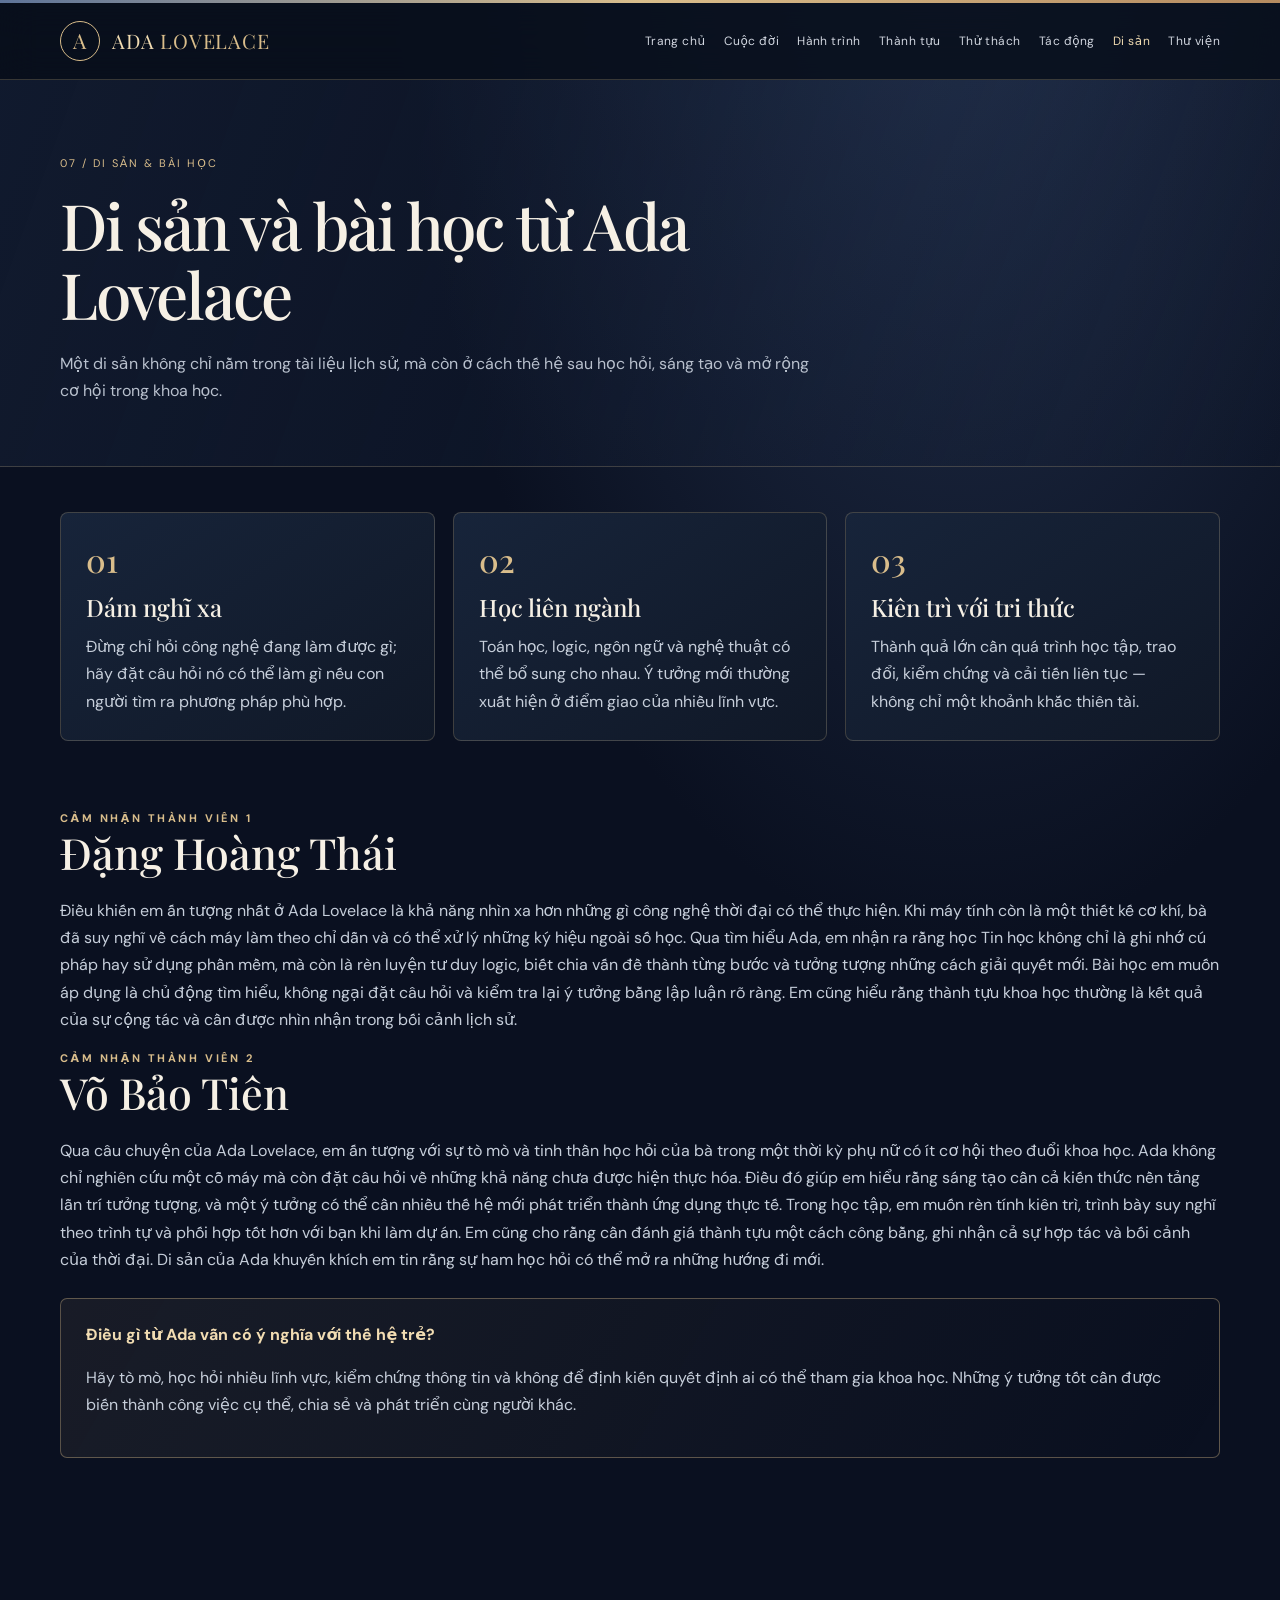
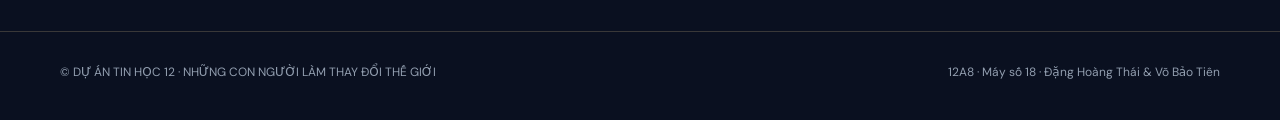
<file: disan_baihoc.html>
<!doctype html><html lang="vi"><head><meta charset="utf-8"><meta name="viewport" content="width=device-width, initial-scale=1"><meta name="theme-color" content="#0a1020"><meta name="description" content="Website dự án Tin học 12 về Ada Lovelace — người tiên phong của ngành lập trình."><title>Di sản và bài học | Ada Lovelace</title><link rel="stylesheet" href="style.css"><script defer src="script.js"></script></head><body><div class="progress"></div><div class="topline"></div><header><div class="wrap nav"><a class="brand" href="index.html"><span class="brandmark">A</span><span>ADA <span style="color:var(--gold)">LOVELACE</span></span></a><button class="menu-btn" aria-label="Mở menu" aria-expanded="false">☰</button><nav class="navlinks" aria-label="Điều hướng chính"><a href="index.html">Trang chủ</a><a href="cuocdoi.html">Cuộc đời</a><a href="hanhtrinh.html">Hành trình</a><a href="thanhtuu.html">Thành tựu</a><a href="thuthach.html">Thử thách</a><a href="tacdong.html">Tác động</a><a href="disan_baihoc.html" class="active">Di sản</a><a href="thuvien_nguon.html">Thư viện</a></nav></div></header><section class="pagehead"><div class="wrap"><div class="crumb">07 / DI SẢN & BÀI HỌC</div><h1>Di sản và bài học từ Ada Lovelace</h1><p>Một di sản không chỉ nằm trong tài liệu lịch sử, mà còn ở cách thế hệ sau học hỏi, sáng tạo và mở rộng cơ hội trong khoa học.</p></div></section><main class="wrap content"><div class="grid"><article class="card reveal"><div class="num">01</div><h3>Dám nghĩ xa</h3><p>Đừng chỉ hỏi công nghệ đang làm được gì; hãy đặt câu hỏi nó có thể làm gì nếu con người tìm ra phương pháp phù hợp.</p></article><article class="card reveal"><div class="num">02</div><h3>Học liên ngành</h3><p>Toán học, logic, ngôn ngữ và nghệ thuật có thể bổ sung cho nhau. Ý tưởng mới thường xuất hiện ở điểm giao của nhiều lĩnh vực.</p></article><article class="card reveal"><div class="num">03</div><h3>Kiên trì với tri thức</h3><p>Thành quả lớn cần quá trình học tập, trao đổi, kiểm chứng và cải tiến liên tục — không chỉ một khoảnh khắc thiên tài.</p></article></div><section class="section"><div class="eyebrow">Cảm nhận thành viên 1</div><h2>Đặng Hoàng Thái</h2><p>Điều khiến em ấn tượng nhất ở Ada Lovelace là khả năng nhìn xa hơn những gì công nghệ thời đại có thể thực hiện. Khi máy tính còn là một thiết kế cơ khí, bà đã suy nghĩ về cách máy làm theo chỉ dẫn và có thể xử lý những ký hiệu ngoài số học. Qua tìm hiểu Ada, em nhận ra rằng học Tin học không chỉ là ghi nhớ cú pháp hay sử dụng phần mềm, mà còn là rèn luyện tư duy logic, biết chia vấn đề thành từng bước và tưởng tượng những cách giải quyết mới. Bài học em muốn áp dụng là chủ động tìm hiểu, không ngại đặt câu hỏi và kiểm tra lại ý tưởng bằng lập luận rõ ràng. Em cũng hiểu rằng thành tựu khoa học thường là kết quả của sự cộng tác và cần được nhìn nhận trong bối cảnh lịch sử.</p><div class="divider"></div><div class="eyebrow">Cảm nhận thành viên 2</div><h2>Võ Bảo Tiên</h2><p>Qua câu chuyện của Ada Lovelace, em ấn tượng với sự tò mò và tinh thần học hỏi của bà trong một thời kỳ phụ nữ có ít cơ hội theo đuổi khoa học. Ada không chỉ nghiên cứu một cỗ máy mà còn đặt câu hỏi về những khả năng chưa được hiện thực hóa. Điều đó giúp em hiểu rằng sáng tạo cần cả kiến thức nền tảng lẫn trí tưởng tượng, và một ý tưởng có thể cần nhiều thế hệ mới phát triển thành ứng dụng thực tế. Trong học tập, em muốn rèn tính kiên trì, trình bày suy nghĩ theo trình tự và phối hợp tốt hơn với bạn khi làm dự án. Em cũng cho rằng cần đánh giá thành tựu một cách công bằng, ghi nhận cả sự hợp tác và bối cảnh của thời đại. Di sản của Ada khuyến khích em tin rằng sự ham học hỏi có thể mở ra những hướng đi mới.</p><div class="note"><strong>Điều gì từ Ada vẫn có ý nghĩa với thế hệ trẻ?</strong><p>Hãy tò mò, học hỏi nhiều lĩnh vực, kiểm chứng thông tin và không để định kiến quyết định ai có thể tham gia khoa học. Những ý tưởng tốt cần được biến thành công việc cụ thể, chia sẻ và phát triển cùng người khác.</p></div></section></main><footer class="footer"><div class="wrap footerrow"><span>© DỰ ÁN TIN HỌC 12 · NHỮNG CON NGƯỜI LÀM THAY ĐỔI THẾ GIỚI</span><span>12A8 · Máy số 18 · Đặng Hoàng Thái &amp; Võ Bảo Tiên</span></div></footer></body></html>
</file>
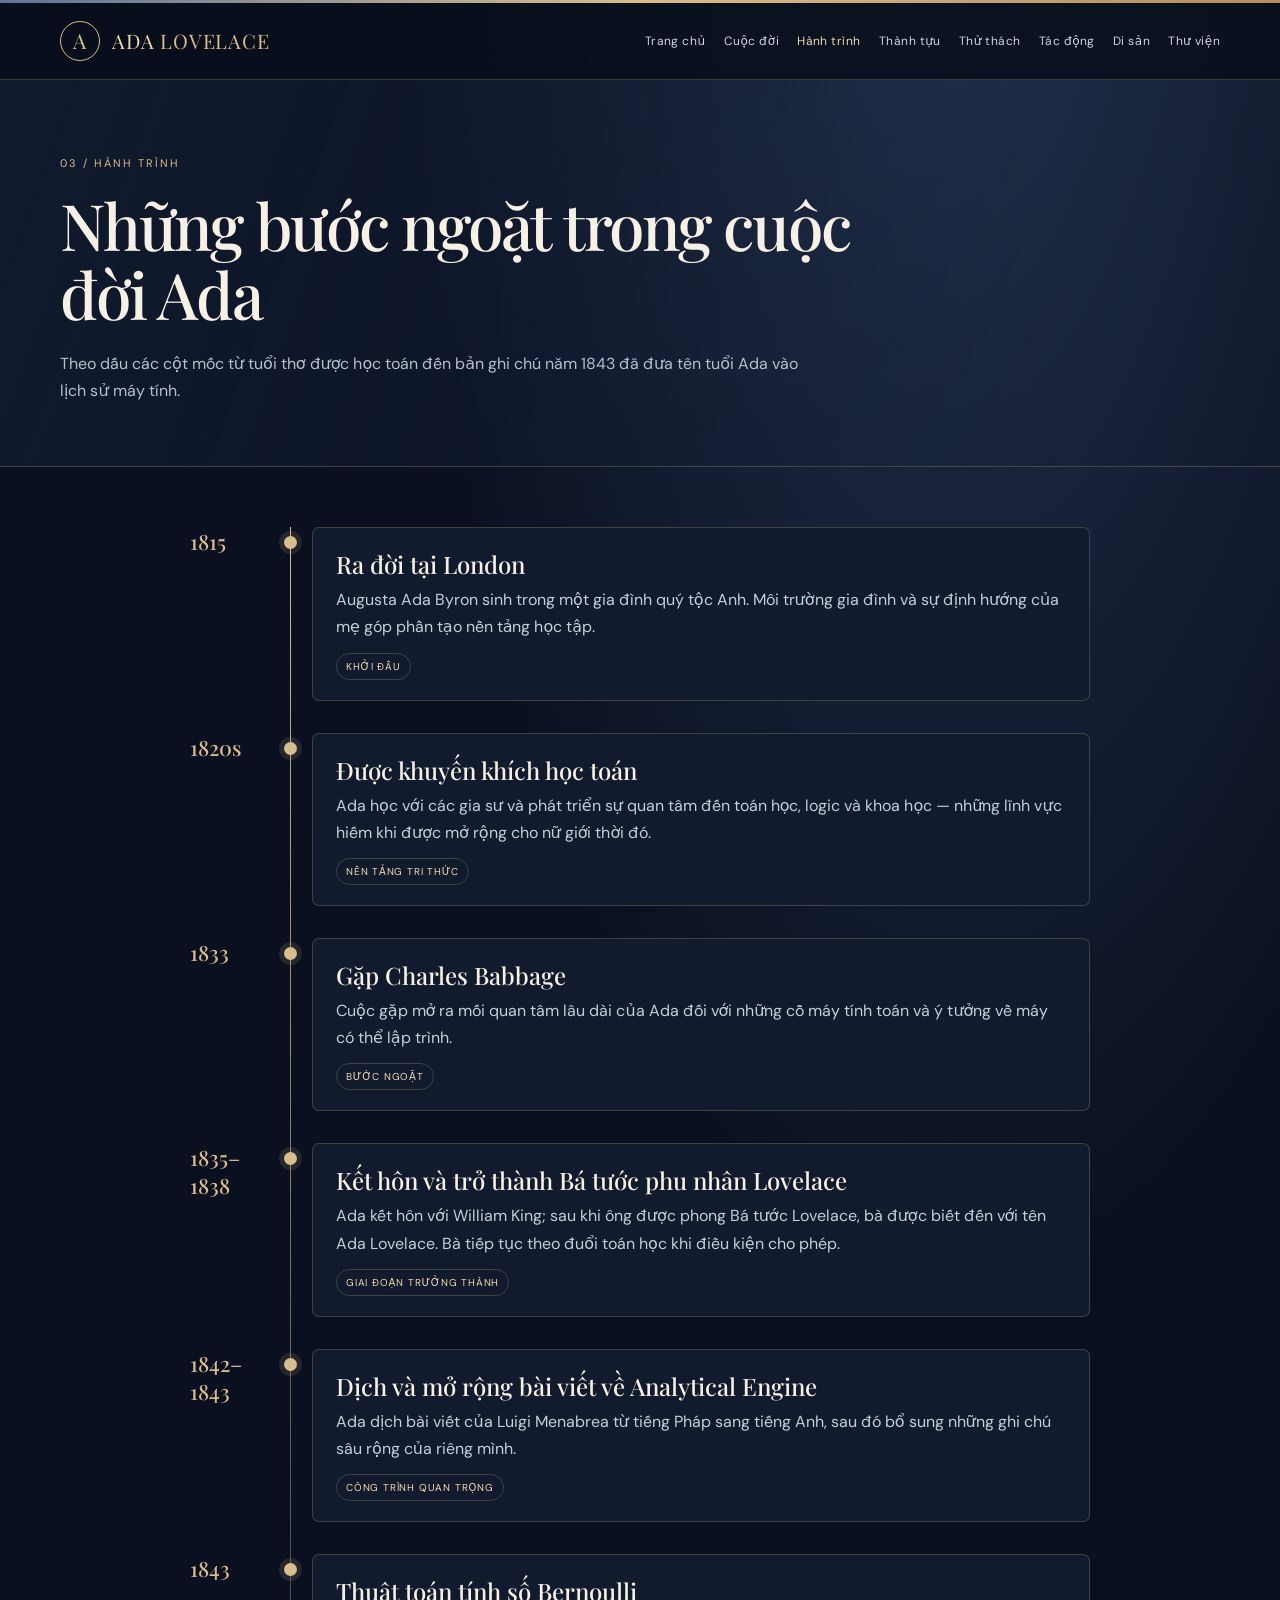
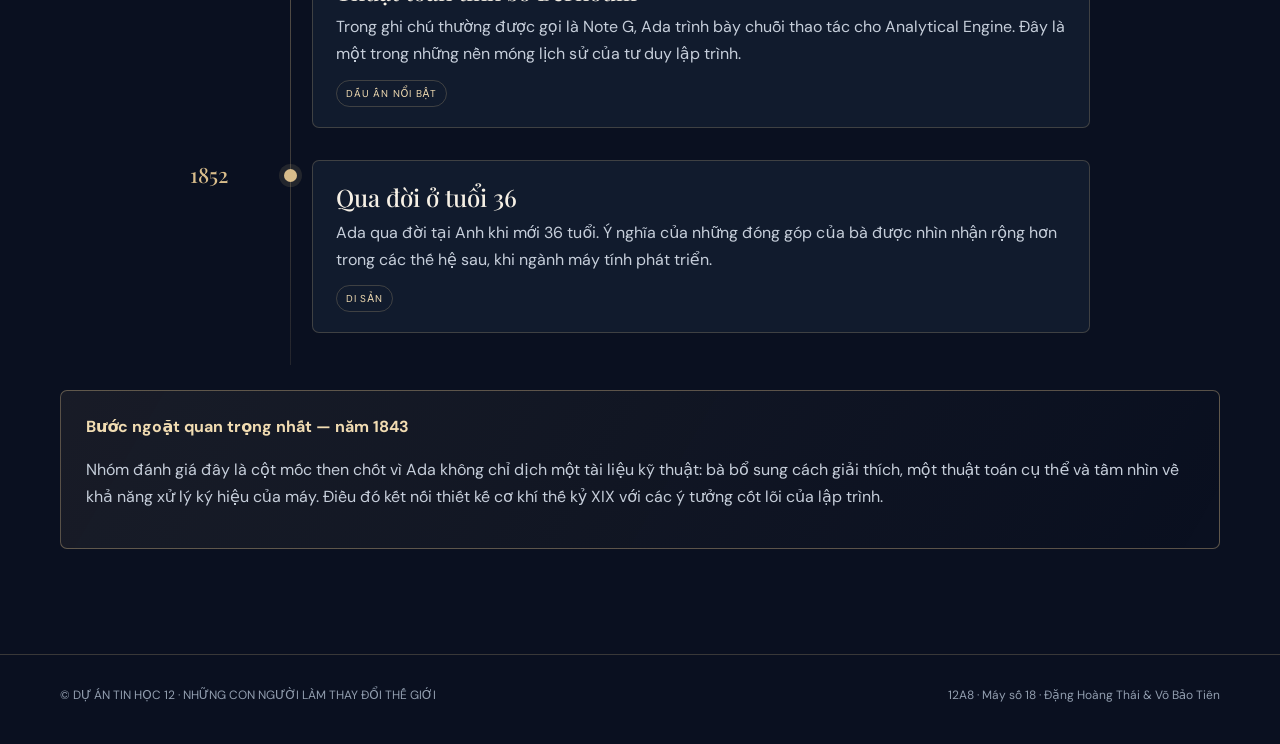
<file: hanhtrinh.html>
<!doctype html><html lang="vi"><head><meta charset="utf-8"><meta name="viewport" content="width=device-width, initial-scale=1"><meta name="theme-color" content="#0a1020"><meta name="description" content="Website dự án Tin học 12 về Ada Lovelace — người tiên phong của ngành lập trình."><title>Hành trình | Ada Lovelace</title><link rel="stylesheet" href="style.css"><script defer src="script.js"></script></head><body><div class="progress"></div><div class="topline"></div><header><div class="wrap nav"><a class="brand" href="index.html"><span class="brandmark">A</span><span>ADA <span style="color:var(--gold)">LOVELACE</span></span></a><button class="menu-btn" aria-label="Mở menu" aria-expanded="false">☰</button><nav class="navlinks" aria-label="Điều hướng chính"><a href="index.html">Trang chủ</a><a href="cuocdoi.html">Cuộc đời</a><a href="hanhtrinh.html" class="active">Hành trình</a><a href="thanhtuu.html">Thành tựu</a><a href="thuthach.html">Thử thách</a><a href="tacdong.html">Tác động</a><a href="disan_baihoc.html">Di sản</a><a href="thuvien_nguon.html">Thư viện</a></nav></div></header><section class="pagehead"><div class="wrap"><div class="crumb">03 / HÀNH TRÌNH</div><h1>Những bước ngoặt trong cuộc đời Ada</h1><p>Theo dấu các cột mốc từ tuổi thơ được học toán đến bản ghi chú năm 1843 đã đưa tên tuổi Ada vào lịch sử máy tính.</p></div></section><main class="wrap content"><div class="timeline"><article class="event reveal"><div class="year">1815</div><div class="eventbox"><h3>Ra đời tại London</h3><p>Augusta Ada Byron sinh trong một gia đình quý tộc Anh. Môi trường gia đình và sự định hướng của mẹ góp phần tạo nền tảng học tập.</p><span class="tag">Khởi đầu</span></div></article><article class="event reveal"><div class="year">1820s</div><div class="eventbox"><h3>Được khuyến khích học toán</h3><p>Ada học với các gia sư và phát triển sự quan tâm đến toán học, logic và khoa học — những lĩnh vực hiếm khi được mở rộng cho nữ giới thời đó.</p><span class="tag">Nền tảng tri thức</span></div></article><article class="event reveal"><div class="year">1833</div><div class="eventbox"><h3>Gặp Charles Babbage</h3><p>Cuộc gặp mở ra mối quan tâm lâu dài của Ada đối với những cỗ máy tính toán và ý tưởng về máy có thể lập trình.</p><span class="tag">Bước ngoặt</span></div></article><article class="event reveal"><div class="year">1835–1838</div><div class="eventbox"><h3>Kết hôn và trở thành Bá tước phu nhân Lovelace</h3><p>Ada kết hôn với William King; sau khi ông được phong Bá tước Lovelace, bà được biết đến với tên Ada Lovelace. Bà tiếp tục theo đuổi toán học khi điều kiện cho phép.</p><span class="tag">Giai đoạn trưởng thành</span></div></article><article class="event reveal"><div class="year">1842–1843</div><div class="eventbox"><h3>Dịch và mở rộng bài viết về Analytical Engine</h3><p>Ada dịch bài viết của Luigi Menabrea từ tiếng Pháp sang tiếng Anh, sau đó bổ sung những ghi chú sâu rộng của riêng mình.</p><span class="tag">Công trình quan trọng</span></div></article><article class="event reveal"><div class="year">1843</div><div class="eventbox"><h3>Thuật toán tính số Bernoulli</h3><p>Trong ghi chú thường được gọi là Note G, Ada trình bày chuỗi thao tác cho Analytical Engine. Đây là một trong những nền móng lịch sử của tư duy lập trình.</p><span class="tag">Dấu ấn nổi bật</span></div></article><article class="event reveal"><div class="year">1852</div><div class="eventbox"><h3>Qua đời ở tuổi 36</h3><p>Ada qua đời tại Anh khi mới 36 tuổi. Ý nghĩa của những đóng góp của bà được nhìn nhận rộng hơn trong các thế hệ sau, khi ngành máy tính phát triển.</p><span class="tag">Di sản</span></div></article></div><div class="note"><strong>Bước ngoặt quan trọng nhất — năm 1843</strong><p>Nhóm đánh giá đây là cột mốc then chốt vì Ada không chỉ dịch một tài liệu kỹ thuật: bà bổ sung cách giải thích, một thuật toán cụ thể và tầm nhìn về khả năng xử lý ký hiệu của máy. Điều đó kết nối thiết kế cơ khí thế kỷ XIX với các ý tưởng cốt lõi của lập trình.</p></div></main><footer class="footer"><div class="wrap footerrow"><span>© DỰ ÁN TIN HỌC 12 · NHỮNG CON NGƯỜI LÀM THAY ĐỔI THẾ GIỚI</span><span>12A8 · Máy số 18 · Đặng Hoàng Thái &amp; Võ Bảo Tiên</span></div></footer></body></html>
</file>
<file: style.css>
@import url('https://fonts.googleapis.com/css2?family=DM+Sans:wght@400;500;600;700&family=Playfair+Display:wght@500;600;700&display=swap');
:root{--ink:#f6f0e5;--muted:#b8c0cd;--bg:#0a1020;--panel:#111b2d;--gold:#d9bd8b;--gold2:#f1dcb2;--line:rgba(217,189,139,.23);--blue:#9dbde8;--max:1160px}*{box-sizing:border-box}html{scroll-behavior:smooth;scroll-padding-top:90px}body{margin:0;background:radial-gradient(ellipse at 75% -10%,#253451 0,transparent 42%),var(--bg);color:var(--ink);font-family:'DM Sans',system-ui,sans-serif;line-height:1.7}body:before{content:"";position:fixed;inset:0;pointer-events:none;opacity:.12;background-image:radial-gradient(#e7d2aa .7px,transparent .7px);background-size:28px 28px;z-index:-1}a{color:var(--gold2);text-decoration:none}a:hover{color:white}.wrap{width:min(var(--max),calc(100% - 42px));margin:auto}.topline{height:3px;background:linear-gradient(90deg,#5e7499,var(--gold),#b58b60)}header{position:sticky;top:0;z-index:20;background:rgba(9,15,28,.88);backdrop-filter:blur(18px);border-bottom:1px solid var(--line)}.nav{min-height:76px;display:flex;align-items:center;justify-content:space-between;gap:22px}.brand{display:flex;align-items:center;gap:12px;font-family:'Playfair Display',serif;letter-spacing:.04em;font-size:20px;white-space:nowrap}.brandmark{display:grid;place-items:center;width:40px;height:40px;border:1px solid var(--gold);border-radius:50%;color:var(--gold);font-size:21px}.navlinks{display:flex;align-items:center;gap:18px;flex-wrap:wrap;justify-content:flex-end}.navlinks a{font-size:12px;color:#d1d6df;letter-spacing:.04em;transition:.25s}.navlinks a:hover,.navlinks a.active{color:var(--gold2)}.menu-btn{display:none;background:none;border:1px solid var(--line);color:var(--ink);border-radius:10px;padding:9px 12px;font-size:20px}.hero{padding:82px 0 70px;min-height:620px;display:grid;grid-template-columns:1.05fr .95fr;gap:52px;align-items:center}.eyebrow{font-size:11px;letter-spacing:.23em;text-transform:uppercase;color:var(--gold);font-weight:700}.hero h1,.pagehead h1{font-family:'Playfair Display',Georgia,serif;font-weight:500;letter-spacing:-.035em;line-height:1.08;margin:17px 0 22px}.hero h1{font-size:clamp(48px,6vw,82px)}.hero h1 em{font-style:normal;color:var(--gold2)}.lead{font-size:17px;color:#c7ced9;max-width:630px}.actions{display:flex;gap:12px;flex-wrap:wrap;margin-top:28px}.btn{display:inline-flex;align-items:center;justify-content:center;padding:12px 18px;border-radius:5px;border:1px solid var(--gold);font-weight:700;font-size:12px;letter-spacing:.07em;transition:transform .25s,background .25s}.btn.primary{background:var(--gold);color:#101726}.btn:hover{transform:translateY(-3px);background:var(--gold2);color:#101726}.heroart{position:relative;max-width:470px;justify-self:center;width:100%;animation:floatin .9s ease both}.heroart img{width:100%;display:block;border-radius:48% 48% 7px 7px;border:1px solid var(--line);box-shadow:0 25px 90px #0008}.heroart:after{content:"1815 — 1852";position:absolute;right:-22px;bottom:25px;background:#d9bd8b;color:#111827;padding:11px 18px;font-family:'Playfair Display',serif;letter-spacing:.12em;font-size:13px;box-shadow:0 10px 30px #0005}.orbit{position:absolute;inset:-25px;border:1px solid #d9bd8b38;border-radius:50%;transform:rotate(-22deg);pointer-events:none}.section{padding:68px 0}.section.alt{background:linear-gradient(90deg,#121d2d88,#111b2d55);border-block:1px solid var(--line)}.sectionhead{display:flex;align-items:end;justify-content:space-between;gap:25px;margin-bottom:30px}.sectionhead h2,.content h2{font:500 clamp(30px,4vw,43px)/1.15 'Playfair Display',serif;margin:8px 0 0}.sectionhead p{color:var(--muted);max-width:460px;margin:0}.grid{display:grid;grid-template-columns:repeat(3,1fr);gap:18px}.card{background:linear-gradient(145deg,#17243a,#101827);border:1px solid var(--line);padding:25px;border-radius:8px;transition:transform .3s,border-color .3s,box-shadow .3s;position:relative;overflow:hidden}.card:hover{transform:translateY(-6px);border-color:#d9bd8b88;box-shadow:0 18px 45px #0003}.num{font:500 32px 'Playfair Display',serif;color:var(--gold)}.card h3{font:500 23px 'Playfair Display',serif;margin:10px 0}.card p{color:#bfc8d5;margin:0}.quote{font:italic 25px/1.5 'Playfair Display',serif;color:var(--gold2);border-left:2px solid var(--gold);padding:8px 0 8px 25px;margin:25px 0}.pagehead{padding:74px 0 46px;border-bottom:1px solid var(--line);background:linear-gradient(110deg,#17233a88,transparent)}.pagehead h1{font-size:clamp(38px,5.2vw,64px);max-width:850px}.pagehead p{max-width:760px;color:var(--muted);font-size:16px}.crumb{font-size:11px;text-transform:uppercase;letter-spacing:.18em;color:var(--gold)}.content{padding:45px 0 80px}.content h2{margin:0 0 20px}.content h3{font:500 24px 'Playfair Display',serif}.content p{color:#c6ceda}.split{display:grid;grid-template-columns:1fr 1fr;gap:30px;align-items:center;margin:30px 0 52px}.visual{width:100%;display:block;border:1px solid var(--line);border-radius:7px;box-shadow:0 16px 40px #0003}.caption{font-size:12px;color:#aeb8c8;margin-top:8px}.facts{display:grid;grid-template-columns:repeat(2,1fr);gap:12px;margin-top:24px}.fact{padding:15px;border:1px solid var(--line);border-radius:5px;background:#ffffff04}.fact small{display:block;color:var(--gold);text-transform:uppercase;letter-spacing:.1em;font-size:10px}.fact strong{display:block;margin-top:3px}.timeline{position:relative;max-width:900px;margin:15px auto}.timeline:before{content:"";position:absolute;left:100px;top:0;bottom:0;width:1px;background:linear-gradient(var(--gold),#d9bd8b20)}.event{display:grid;grid-template-columns:80px 1fr;gap:42px;position:relative;padding:0 0 32px}.event:before{content:"";position:absolute;left:94px;top:9px;width:13px;height:13px;background:var(--gold);border-radius:50%;box-shadow:0 0 0 5px #d9bd8b20}.year{font:500 21px 'Playfair Display',serif;color:var(--gold)}.eventbox{border:1px solid var(--line);background:#111b2d;padding:20px 23px;border-radius:7px}.eventbox h3{margin:0 0 6px}.eventbox p{margin:0}.tag{display:inline-block;color:var(--gold2);border:1px solid var(--line);padding:4px 9px;border-radius:20px;font-size:10px;letter-spacing:.08em;text-transform:uppercase;margin-top:12px}.note{padding:22px 25px;border:1px solid #d9bd8b60;border-radius:7px;background:linear-gradient(120deg,#d9bd8b12,transparent);margin:25px 0}.note strong{color:var(--gold2)}.tablewrap{overflow-x:auto;border:1px solid var(--line);border-radius:7px}table{border-collapse:collapse;width:100%;min-width:540px;background:#101827}th,td{text-align:left;padding:15px;border-bottom:1px solid var(--line);vertical-align:top}th{font-size:11px;text-transform:uppercase;letter-spacing:.12em;color:var(--gold);background:#ffffff05}td{color:#cbd2dd}tr:last-child td{border-bottom:0}.gallery{display:grid;grid-template-columns:repeat(4,1fr);gap:14px}.gallery figure{margin:0;background:#111b2d;border:1px solid var(--line);border-radius:6px;overflow:hidden;transition:.3s}.gallery figure:hover{transform:translateY(-5px)}.gallery img{display:block;width:100%;aspect-ratio:4/3;object-fit:cover;background:#19253a}.gallery figcaption{padding:12px;font-size:12px;color:#cbd2dd}.video{position:relative;aspect-ratio:16/9;border:1px solid var(--line);border-radius:8px;overflow:hidden;background:#070c16}.video iframe{width:100%;height:100%;border:0}.source-list{padding-left:22px}.source-list li{margin:13px 0;color:#c6ceda}.source-list a{overflow-wrap:anywhere}.footer{border-top:1px solid var(--line);padding:30px 0 38px;color:#929eaf;font-size:12px}.footerrow{display:flex;justify-content:space-between;gap:20px;flex-wrap:wrap}.progress{height:2px;position:fixed;top:0;left:0;background:var(--gold);width:0;z-index:50}.reveal{opacity:0;transform:translateY(18px);transition:opacity .65s ease,transform .65s ease}.reveal.visible{opacity:1;transform:none}.smallcaps{font-size:11px;letter-spacing:.16em;text-transform:uppercase;color:var(--gold)}.bigline{font:500 clamp(28px,4vw,46px)/1.3 'Playfair Display',serif;max-width:900px}.center{text-align:center}.center .bigline{margin-inline:auto}.center p{max-width:720px;margin-inline:auto}.portrait-row{display:grid;grid-template-columns:220px 1fr;gap:28px;align-items:center}.portrait-row img{width:100%;border-radius:7px;border:1px solid var(--line)}.mobile-hint{display:none}
@keyframes floatin{from{opacity:0;transform:translateY(20px) scale(.98)}to{opacity:1;transform:none}}@media(max-width:900px){.navlinks{gap:10px}.navlinks a{font-size:11px}.hero{gap:25px;padding-top:55px}.grid{grid-template-columns:repeat(2,1fr)}.gallery{grid-template-columns:repeat(3,1fr)}}@media(max-width:700px){.wrap{width:min(var(--max),calc(100% - 30px))}.nav{min-height:66px}.menu-btn{display:block}.navlinks{display:none;position:absolute;left:0;right:0;top:66px;background:#0c1424;padding:16px 20px 20px;border-bottom:1px solid var(--line);flex-direction:column;align-items:stretch;gap:0}.navlinks.open{display:flex}.navlinks a{font-size:13px;padding:10px 4px;border-bottom:1px solid #ffffff0b}.hero{grid-template-columns:1fr;min-height:0;padding:54px 0 55px;gap:35px}.hero h1{font-size:clamp(45px,13vw,67px)}.heroart{width:min(82%,360px);grid-row:1}.heroart:after{right:-10px;font-size:11px}.lead{font-size:15px}.section{padding:48px 0}.sectionhead{display:block}.sectionhead p{margin-top:12px}.grid{grid-template-columns:1fr}.pagehead{padding:50px 0 32px}.content{padding:34px 0 55px}.split{grid-template-columns:1fr;gap:20px;margin:25px 0 38px}.split.reverse .visual{order:0}.facts{grid-template-columns:1fr 1fr}.timeline:before{left:13px}.event{grid-template-columns:1fr;gap:8px;padding-left:38px}.event:before{left:7px;top:8px}.year{font-size:18px}.eventbox{padding:17px}.gallery{grid-template-columns:repeat(2,1fr);gap:10px}.gallery figcaption{padding:9px;font-size:11px}.portrait-row{grid-template-columns:1fr;gap:20px}.portrait-row img{max-width:240px}.quote{font-size:21px}.tablewrap{margin-inline:-1px}}@media(max-width:380px){.gallery{grid-template-columns:1fr 1fr}.facts{grid-template-columns:1fr}.brand{font-size:17px}.brandmark{width:34px;height:34px}}
@media(prefers-reduced-motion:reduce){*,*:before,*:after{scroll-behavior:auto!important;animation:none!important;transition:none!important}.reveal{opacity:1;transform:none}}
</file>
